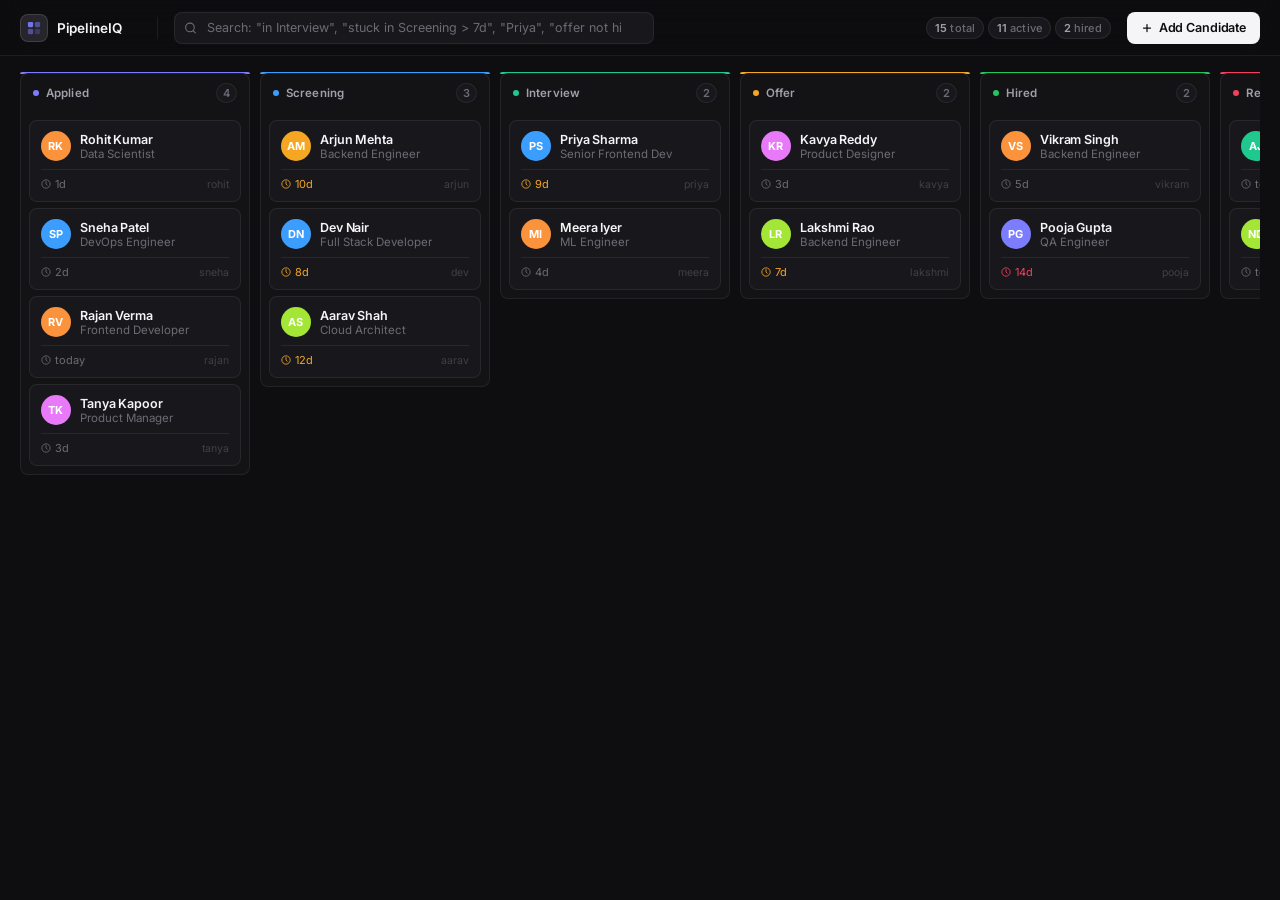
<file: index.html>
<!DOCTYPE html>
<html lang="en">
<head>
  <meta charset="UTF-8" />
  <meta name="viewport" content="width=device-width, initial-scale=1.0" />
  <title>PipelineIQ – Hiring Pipeline</title>
  <meta name="description" content="Track candidates from Applied to Hired with full audit trail and smart search." />
  <link rel="preconnect" href="https://fonts.googleapis.com" />
  <link rel="preconnect" href="https://fonts.gstatic.com" crossorigin />
  <link rel="stylesheet" href="styles.css" />
</head>
<body>

<div id="app">

  <!-- ── Navbar ─────────────────────────────────────────── -->
  <nav class="navbar">

    <div class="nav-brand">
      <div class="brand-mark">
        <svg width="14" height="14" viewBox="0 0 16 16" fill="none">
          <rect x="1" y="1" width="6" height="6" rx="1.5" fill="currentColor" opacity="0.9"/>
          <rect x="9" y="1" width="6" height="6" rx="1.5" fill="currentColor" opacity="0.5"/>
          <rect x="1" y="9" width="6" height="6" rx="1.5" fill="currentColor" opacity="0.5"/>
          <rect x="9" y="9" width="6" height="6" rx="1.5" fill="currentColor" opacity="0.25"/>
        </svg>
      </div>
      <span class="brand-name">PipelineIQ</span>
    </div>

    <div class="nav-divider"></div>

    <div class="search-wrap">
      <span class="search-icon-el">
        <svg width="13" height="13" viewBox="0 0 24 24" fill="none">
          <circle cx="11" cy="11" r="8" stroke="currentColor" stroke-width="2"/>
          <path d="m21 21-4.35-4.35" stroke="currentColor" stroke-width="2" stroke-linecap="round"/>
        </svg>
      </span>
      <input
        id="search-input"
        class="search-input"
        type="text"
        placeholder='Search: "in Interview", "stuck in Screening > 7d", "Priya", "offer not hired"…'
        autocomplete="off"
        spellcheck="false"
      />
      <button id="search-clear" class="search-clear" style="display:none" title="Clear">
        <svg width="12" height="12" viewBox="0 0 24 24" fill="none">
          <path d="M18 6 6 18M6 6l12 12" stroke="currentColor" stroke-width="2" stroke-linecap="round"/>
        </svg>
      </button>
    </div>

    <div class="nav-right">
      <div class="nav-stats" id="nav-stats"></div>
      <button class="btn-add" id="open-add-modal">
        <svg width="12" height="12" viewBox="0 0 24 24" fill="none">
          <path d="M12 5v14M5 12h14" stroke="currentColor" stroke-width="2.5" stroke-linecap="round"/>
        </svg>
        Add Candidate
      </button>
    </div>

  </nav>

  <!-- ── Search feedback ────────────────────────────────── -->
  <div id="search-feedback" class="search-feedback" style="display:none"></div>

  <!-- ── Main ───────────────────────────────────────────── -->
  <main class="main">

    <!-- Kanban board -->
    <div id="pipeline-board" class="pipeline-board"></div>

    <!-- Search results -->
    <div id="results-view" class="results-view" style="display:none">
      <div class="results-bar">
        <span id="results-label" class="results-label"></span>
        <span id="results-badge" class="results-badge"></span>
      </div>
      <div id="results-grid" class="results-grid"></div>
    </div>

  </main>

</div><!-- #app -->

<!-- ── Add Candidate Modal ────────────────────────────────── -->
<div id="add-modal" class="modal-overlay" style="display:none"
     role="dialog" aria-modal="true" aria-labelledby="add-title">
  <div class="modal">
    <div class="modal-head">
      <span class="modal-title" id="add-title">Add Candidate</span>
      <button class="modal-close" id="close-add-modal" aria-label="Close">
        <svg width="14" height="14" viewBox="0 0 24 24" fill="none">
          <path d="M18 6 6 18M6 6l12 12" stroke="currentColor" stroke-width="2" stroke-linecap="round"/>
        </svg>
      </button>
    </div>
    <form id="add-form" class="modal-form" novalidate>
      <div class="form-group">
        <label for="f-name">Full name *</label>
        <input id="f-name" type="text" placeholder="e.g. Priya Sharma" required />
        <span class="field-err" id="err-name"></span>
      </div>
      <div class="form-group">
        <label for="f-role">Role applied for *</label>
        <input id="f-role" type="text" placeholder="e.g. Senior Frontend Developer" required />
        <span class="field-err" id="err-role"></span>
      </div>
      <div class="form-group">
        <label for="f-email">Email</label>
        <input id="f-email" type="email" placeholder="priya@example.com" />
      </div>
      <div class="form-group">
        <label for="f-notes">Notes</label>
        <textarea id="f-notes" rows="3" placeholder="Initial notes about the candidate…"></textarea>
      </div>
      <div class="modal-foot">
        <button type="button" class="btn-ghost" id="cancel-add">Cancel</button>
        <button type="submit" class="btn-primary">Add to Pipeline</button>
      </div>
    </form>
  </div>
</div>

<!-- ── Candidate Detail Modal ─────────────────────────────── -->
<div id="detail-modal" class="modal-overlay" style="display:none"
     role="dialog" aria-modal="true" aria-labelledby="detail-title">
  <div class="modal modal-lg">
    <div class="modal-head">
      <div class="detail-hero">
        <div id="d-avatar" class="detail-avatar"></div>
        <div class="detail-hero-text">
          <h3 id="detail-title"></h3>
          <p id="d-role"></p>
        </div>
      </div>
      <button class="modal-close" id="close-detail-modal" aria-label="Close">
        <svg width="14" height="14" viewBox="0 0 24 24" fill="none">
          <path d="M18 6 6 18M6 6l12 12" stroke="currentColor" stroke-width="2" stroke-linecap="round"/>
        </svg>
      </button>
    </div>
    <div class="modal-body">
      <div class="detail-stage-bar">
        <div class="stage-bar-left">
          <span id="d-stage-chip" class="stage-chip-lg"></span>
          <span id="d-stage-dur"  class="stage-dur"></span>
        </div>
        <div id="d-actions" class="stage-actions"></div>
      </div>
      <div class="detail-sections">
        <div>
          <div class="section-label">Audit Trail</div>
          <div id="d-timeline" class="timeline"></div>
        </div>
        <div>
          <div class="section-label">Details</div>
          <div id="d-info" class="info-list"></div>
        </div>
      </div>
    </div>
  </div>
</div>

<!-- ── Reject Modal ───────────────────────────────────────── -->
<div id="reject-modal" class="modal-overlay" style="display:none"
     role="dialog" aria-modal="true" aria-labelledby="reject-title">
  <div class="modal modal-sm">
    <div class="modal-head">
      <span class="modal-title" id="reject-title">Reject Candidate</span>
      <button class="modal-close" id="close-reject-modal" aria-label="Close">
        <svg width="14" height="14" viewBox="0 0 24 24" fill="none">
          <path d="M18 6 6 18M6 6l12 12" stroke="currentColor" stroke-width="2" stroke-linecap="round"/>
        </svg>
      </button>
    </div>
    <div class="modal-body">
      <div class="reject-warn">
        <svg width="14" height="14" viewBox="0 0 24 24" fill="none">
          <path d="M12 9v4m0 4h.01M10.29 3.86 1.82 18a2 2 0 0 0 1.71 3h16.94a2 2 0 0 0 1.71-3L13.71 3.86a2 2 0 0 0-3.42 0z"
                stroke="currentColor" stroke-width="2" stroke-linecap="round"/>
        </svg>
        This cannot be undone. The candidate's history will be preserved.
      </div>
      <div class="form-group">
        <label for="reject-reason">Reason <span style="color:var(--t4)">(optional)</span></label>
        <textarea id="reject-reason" rows="2" placeholder="e.g. Skills mismatch, withdrew application…"></textarea>
      </div>
    </div>
    <div class="modal-foot">
      <button class="btn-ghost" id="cancel-reject">Cancel</button>
      <button class="btn-danger" id="confirm-reject">Reject Candidate</button>
    </div>
  </div>
</div>

<!-- ── Toasts ─────────────────────────────────────────────── -->
<div id="toast-wrap" class="toast-wrap" aria-live="polite"></div>

<script src="app.js"></script>
</body>
</html>
</file>
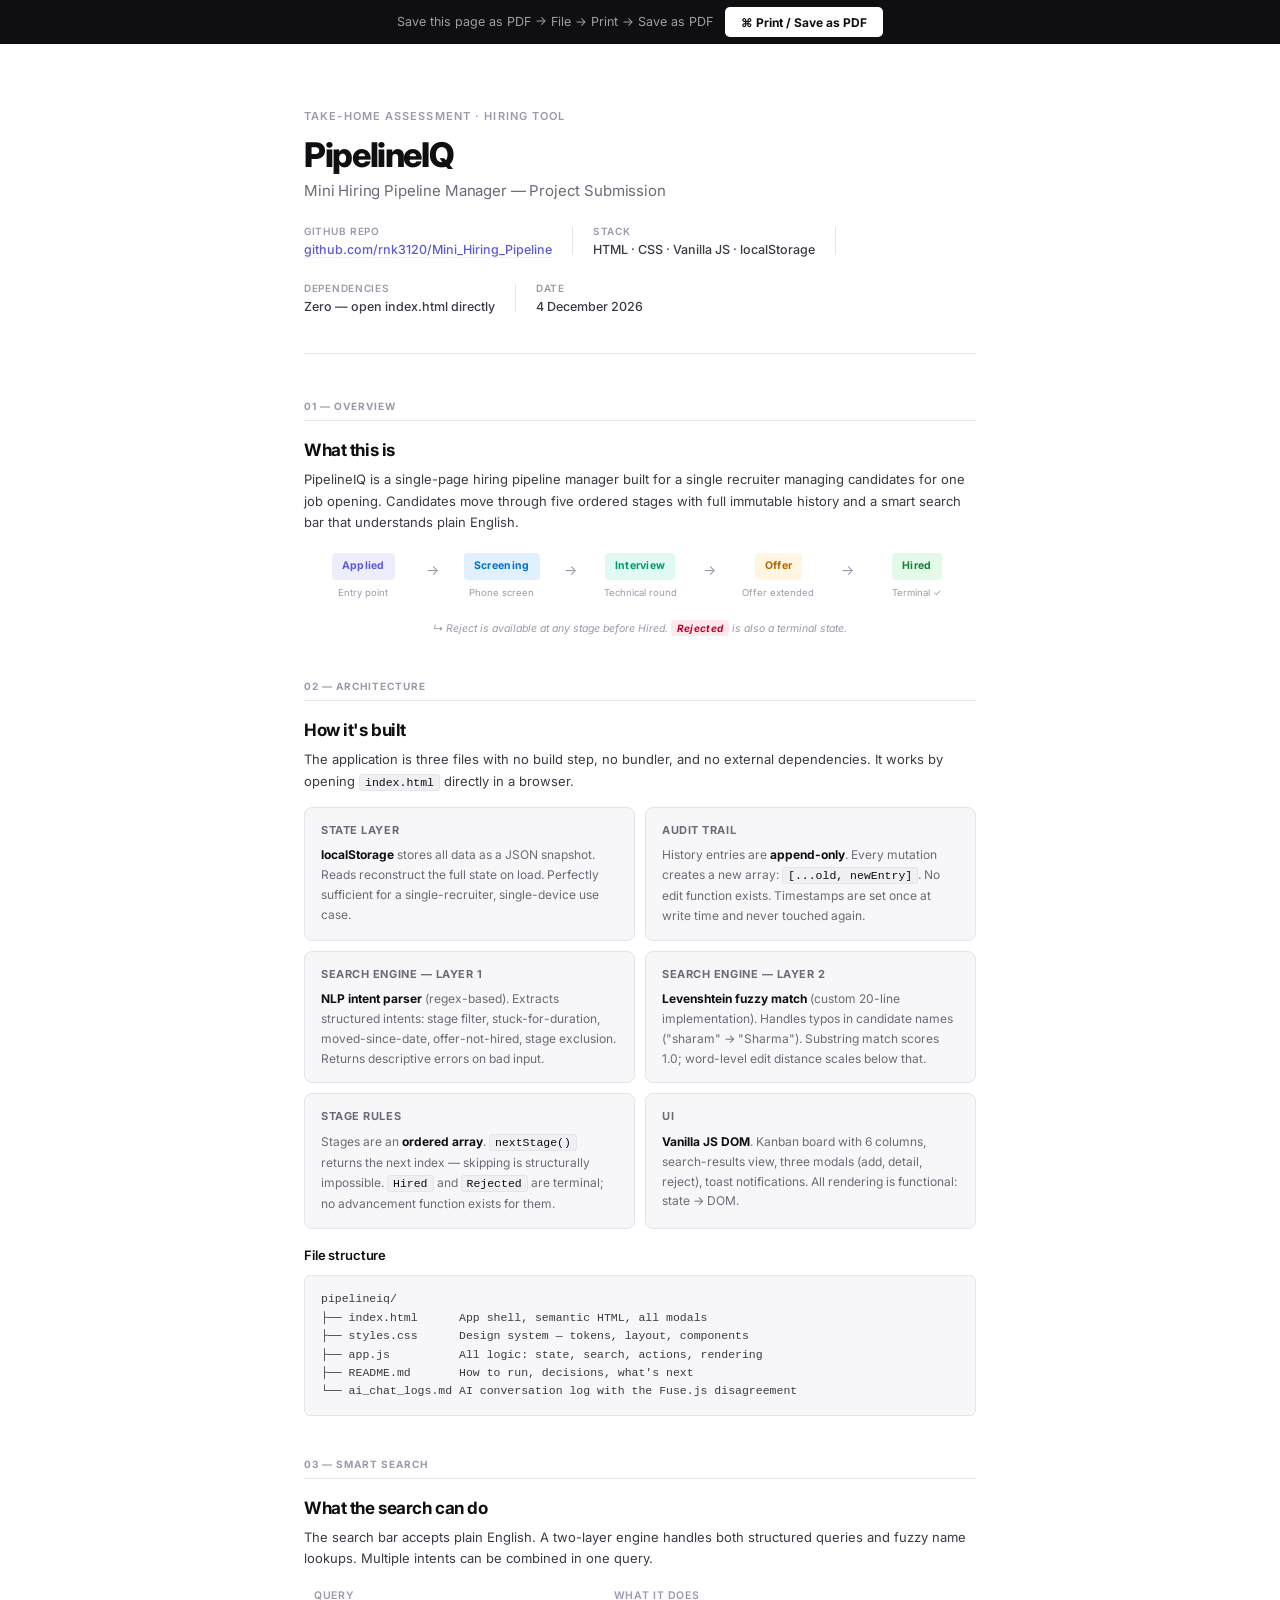
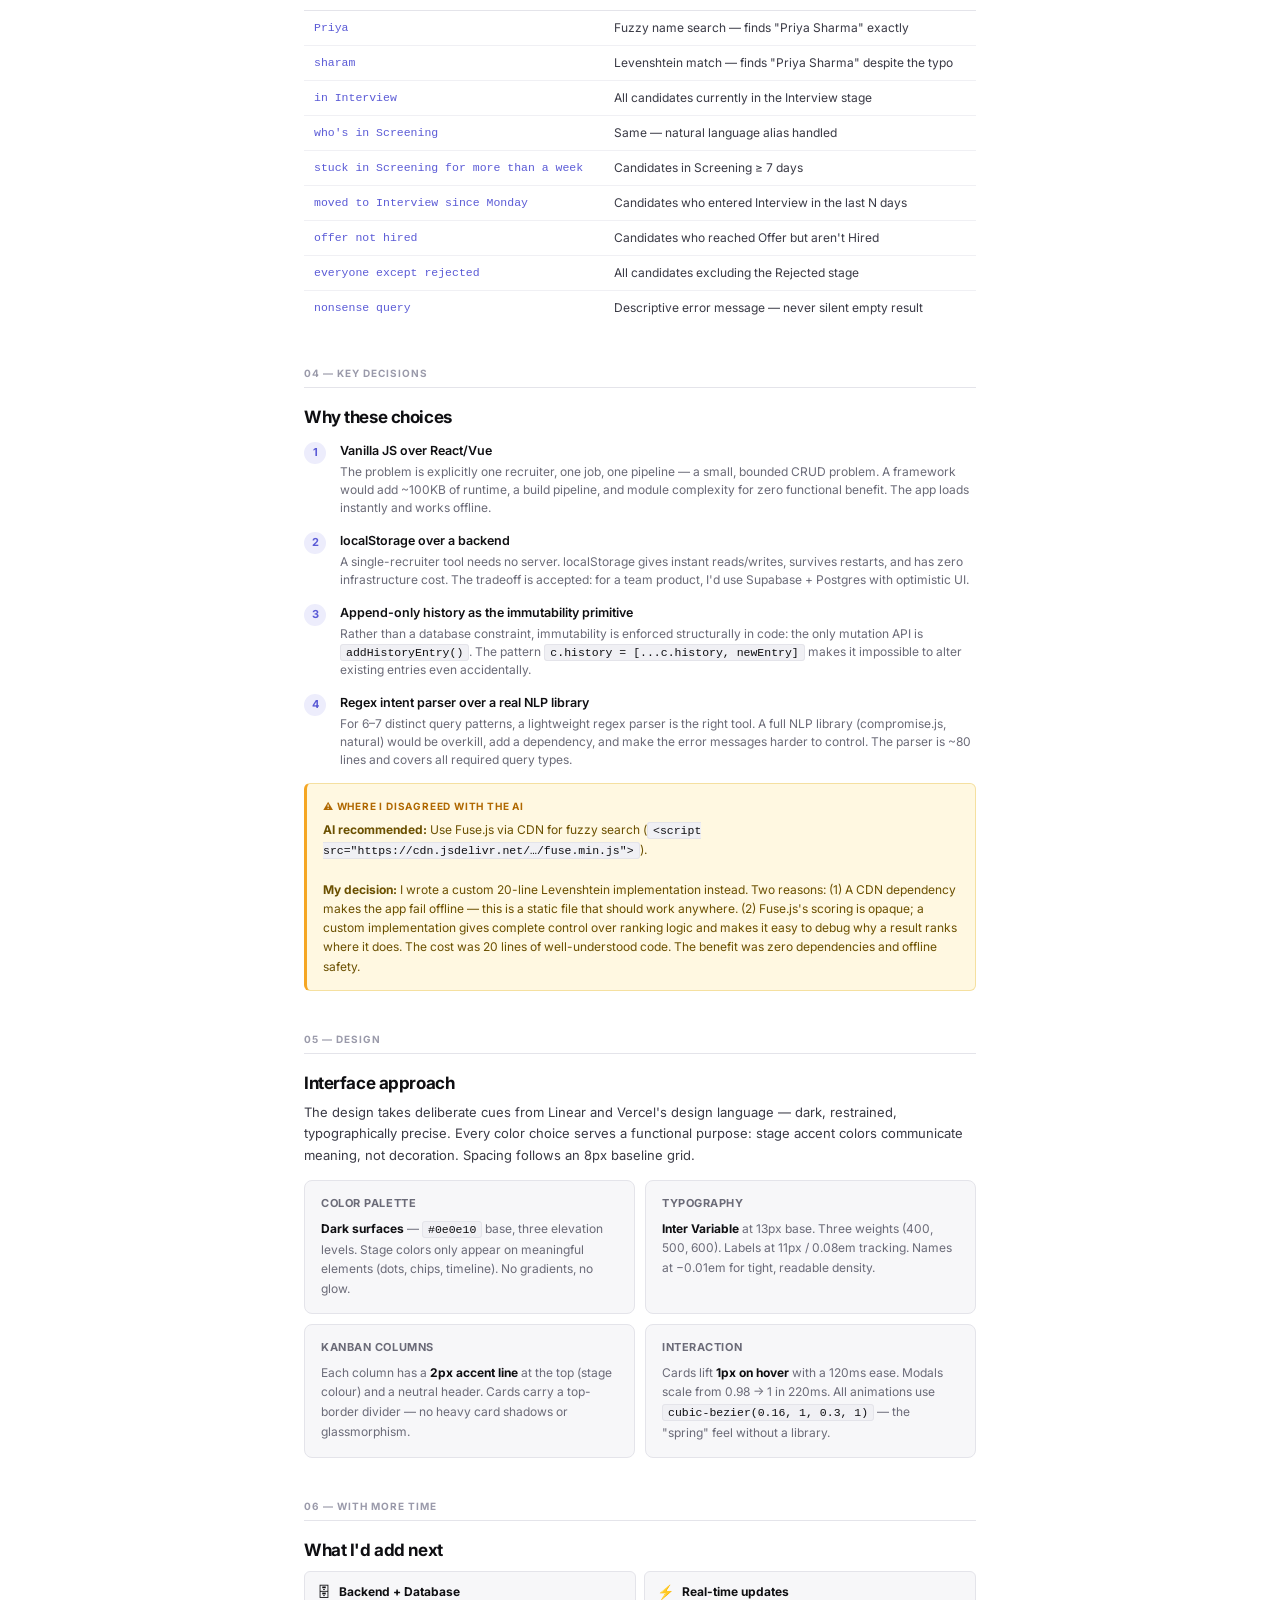
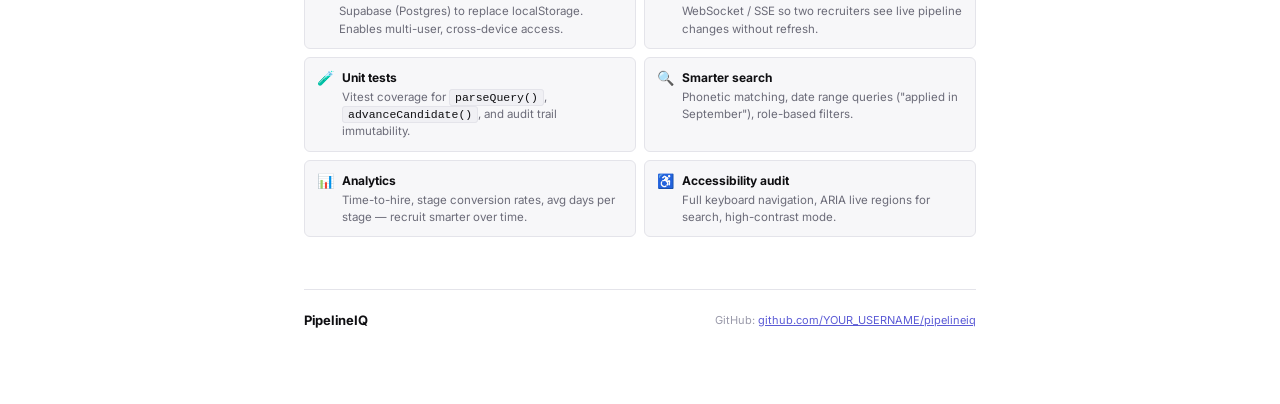
<file: submission.html>
<!DOCTYPE html>
<html lang="en">
<head>
  <meta charset="UTF-8" />
  <meta name="viewport" content="width=device-width, initial-scale=1.0" />
  <title>PipelineIQ – Project Submission</title>
  <link rel="preconnect" href="https://fonts.googleapis.com" />
  <link rel="preconnect" href="https://fonts.gstatic.com" crossorigin />
  <link href="https://fonts.googleapis.com/css2?family=Inter:ital,opsz,wght@0,14..32,300;0,14..32,400;0,14..32,500;0,14..32,600;0,14..32,700;0,14..32,800;1,14..32,400&display=swap" rel="stylesheet" />
  <style>
    /* ── Base ─────────────────────────────────────── */
    *, *::before, *::after { box-sizing: border-box; margin: 0; padding: 0; }

    :root {
      --ink:    #0f0f12;
      --ink-2:  #3a3a45;
      --ink-3:  #6b6b78;
      --ink-4:  #9a9aaa;
      --rule:   #e4e4ea;
      --rule-2: #f0f0f4;
      --bg:     #ffffff;
      --bg-2:   #f7f7f9;
      --bg-3:   #f0f0f4;
      --accent: #5b5bd6;
      --accent-bg: #ededfc;
    }

    html, body {
      font-family: 'Inter', -apple-system, sans-serif;
      font-size: 13px;
      line-height: 1.6;
      color: var(--ink);
      background: var(--bg);
      -webkit-font-smoothing: antialiased;
    }

    /* ── Page wrapper ─────────────────────────────── */
    .page {
      max-width: 800px;
      margin: 0 auto;
      padding: 64px 64px 80px;
    }

    /* ── Cover header ─────────────────────────────── */
    .cover {
      border-bottom: 1px solid var(--rule);
      padding-bottom: 36px;
      margin-bottom: 44px;
      display: flex;
      flex-direction: column;
      gap: 0;
    }

    .cover-tag {
      font-size: 11px;
      font-weight: 600;
      letter-spacing: 0.1em;
      text-transform: uppercase;
      color: var(--ink-4);
      margin-bottom: 10px;
    }

    .cover-title {
      font-size: 34px;
      font-weight: 800;
      letter-spacing: -0.04em;
      line-height: 1.1;
      color: var(--ink);
      margin-bottom: 6px;
    }

    .cover-sub {
      font-size: 15px;
      font-weight: 400;
      color: var(--ink-3);
      letter-spacing: -0.01em;
      margin-bottom: 20px;
    }

    .cover-meta {
      display: flex;
      align-items: center;
      gap: 20px;
      flex-wrap: wrap;
    }

    .meta-item {
      display: flex;
      flex-direction: column;
      gap: 1px;
    }

    .meta-key {
      font-size: 10px;
      font-weight: 600;
      letter-spacing: 0.07em;
      text-transform: uppercase;
      color: var(--ink-4);
    }

    .meta-val {
      font-size: 12.5px;
      font-weight: 500;
      color: var(--ink-2);
    }

    .meta-val a {
      color: var(--accent);
      text-decoration: none;
      border-bottom: 1px solid var(--accent-bg);
    }

    .meta-sep {
      width: 1px;
      height: 28px;
      background: var(--rule);
      align-self: center;
    }

    /* ── Section ──────────────────────────────────── */
    .section {
      margin-bottom: 40px;
    }

    .section-label {
      font-size: 10px;
      font-weight: 700;
      letter-spacing: 0.1em;
      text-transform: uppercase;
      color: var(--ink-4);
      border-bottom: 1px solid var(--rule);
      padding-bottom: 6px;
      margin-bottom: 18px;
    }

    h2 {
      font-size: 17px;
      font-weight: 700;
      letter-spacing: -0.025em;
      color: var(--ink);
      margin-bottom: 8px;
      line-height: 1.3;
    }

    h3 {
      font-size: 13px;
      font-weight: 600;
      letter-spacing: -0.01em;
      color: var(--ink);
      margin-bottom: 5px;
      margin-top: 16px;
    }
    h3:first-child { margin-top: 0; }

    p {
      font-size: 13px;
      color: var(--ink-2);
      margin-bottom: 10px;
      line-height: 1.65;
    }
    p:last-child { margin-bottom: 0; }

    /* ── Pipeline flow diagram ────────────────────── */
    .pipeline-flow {
      display: flex;
      align-items: center;
      gap: 0;
      margin: 20px 0;
      flex-wrap: nowrap;
    }

    .stage-node {
      display: flex;
      flex-direction: column;
      align-items: center;
      gap: 5px;
      flex: 1;
    }

    .stage-pill {
      font-size: 10.5px;
      font-weight: 700;
      letter-spacing: 0.03em;
      padding: 5px 10px;
      border-radius: 4px;
      white-space: nowrap;
    }

    .stage-pill.applied    { background: #ededfc; color: #5b5bd6; }
    .stage-pill.screening  { background: #e0f0ff; color: #0070cc; }
    .stage-pill.interview  { background: #e0faf3; color: #009966; }
    .stage-pill.offer      { background: #fff5e0; color: #b06800; }
    .stage-pill.hired      { background: #e4fae8; color: #1a7f37; }
    .stage-pill.rejected   { background: #fde8ec; color: #c0002a; }

    .stage-note {
      font-size: 9.5px;
      color: var(--ink-4);
      text-align: center;
    }

    .flow-arrow {
      width: 20px;
      flex-shrink: 0;
      display: flex;
      align-items: center;
      justify-content: center;
      color: var(--ink-4);
      font-size: 14px;
      padding-bottom: 14px;
    }

    .reject-note {
      text-align: center;
      font-size: 10.5px;
      color: var(--ink-4);
      margin-top: 6px;
      font-style: italic;
    }

    /* ── Architecture diagram ─────────────────────── */
    .arch-grid {
      display: grid;
      grid-template-columns: 1fr 1fr;
      gap: 10px;
      margin: 14px 0;
    }

    .arch-card {
      background: var(--bg-2);
      border: 1px solid var(--rule);
      border-radius: 8px;
      padding: 14px 16px;
    }

    .arch-card-title {
      font-size: 11px;
      font-weight: 700;
      letter-spacing: 0.05em;
      text-transform: uppercase;
      color: var(--ink-3);
      margin-bottom: 6px;
    }

    .arch-card p {
      font-size: 12px;
      color: var(--ink-3);
      margin: 0;
    }

    .arch-card strong {
      color: var(--ink);
    }

    /* ── Code block ───────────────────────────────── */
    pre {
      background: var(--bg-2);
      border: 1px solid var(--rule);
      border-radius: 6px;
      padding: 14px 16px;
      font-family: 'SF Mono', 'Consolas', 'Menlo', monospace;
      font-size: 11.5px;
      color: var(--ink-2);
      overflow: hidden;
      margin: 10px 0;
      line-height: 1.6;
      white-space: pre-wrap;
    }

    code {
      font-family: 'SF Mono', 'Consolas', 'Menlo', monospace;
      font-size: 11.5px;
      background: var(--bg-3);
      border: 1px solid var(--rule);
      border-radius: 3px;
      padding: 1px 5px;
      color: var(--ink);
    }

    /* ── Search examples table ────────────────────── */
    .search-table {
      width: 100%;
      border-collapse: collapse;
      font-size: 12px;
      margin: 12px 0;
    }

    .search-table th {
      text-align: left;
      font-size: 10.5px;
      font-weight: 600;
      letter-spacing: 0.06em;
      text-transform: uppercase;
      color: var(--ink-4);
      padding: 6px 10px;
      border-bottom: 1px solid var(--rule);
    }

    .search-table td {
      padding: 8px 10px;
      border-bottom: 1px solid var(--rule-2);
      vertical-align: top;
      line-height: 1.5;
    }

    .search-table tr:last-child td {
      border-bottom: none;
    }

    .search-table td:first-child {
      font-family: 'SF Mono', 'Consolas', monospace;
      font-size: 11.5px;
      color: var(--accent);
      white-space: nowrap;
    }

    .search-table td:last-child {
      color: var(--ink-2);
    }

    /* ── Decision list ────────────────────────────── */
    .decision-list {
      display: flex;
      flex-direction: column;
      gap: 14px;
      margin: 12px 0;
    }

    .decision {
      display: flex;
      gap: 14px;
      align-items: flex-start;
    }

    .decision-num {
      font-size: 11px;
      font-weight: 700;
      color: var(--accent);
      background: var(--accent-bg);
      width: 22px;
      height: 22px;
      border-radius: 50%;
      display: flex;
      align-items: center;
      justify-content: center;
      flex-shrink: 0;
      margin-top: 1px;
    }

    .decision-body {}

    .decision-body strong {
      font-size: 12.5px;
      font-weight: 600;
      color: var(--ink);
      display: block;
      margin-bottom: 2px;
    }

    .decision-body p {
      font-size: 12px;
      color: var(--ink-3);
      margin: 0;
      line-height: 1.5;
    }

    /* ── Disagreement box ─────────────────────────── */
    .disagreement-box {
      background: #fff8e1;
      border: 1px solid #f5e0a0;
      border-left: 3px solid #f5a623;
      border-radius: 6px;
      padding: 14px 16px;
      margin: 14px 0;
    }

    .disagreement-box .tag {
      font-size: 10px;
      font-weight: 700;
      letter-spacing: 0.08em;
      text-transform: uppercase;
      color: #b06800;
      margin-bottom: 6px;
    }

    .disagreement-box p {
      font-size: 12px;
      color: #6b5000;
      margin: 0;
      line-height: 1.6;
    }

    /* ── What next section ────────────────────────── */
    .next-grid {
      display: grid;
      grid-template-columns: 1fr 1fr;
      gap: 8px;
      margin: 10px 0;
    }

    .next-item {
      display: flex;
      gap: 8px;
      align-items: flex-start;
      padding: 10px 12px;
      background: var(--bg-2);
      border: 1px solid var(--rule);
      border-radius: 6px;
    }

    .next-icon {
      font-size: 14px;
      flex-shrink: 0;
      line-height: 1.4;
    }

    .next-item p {
      font-size: 11.5px;
      color: var(--ink-3);
      margin: 0;
      line-height: 1.5;
    }

    .next-item strong {
      color: var(--ink);
      font-size: 12px;
      display: block;
      margin-bottom: 2px;
    }

    /* ── Footer ───────────────────────────────────── */
    .footer {
      margin-top: 52px;
      padding-top: 20px;
      border-top: 1px solid var(--rule);
      display: flex;
      justify-content: space-between;
      align-items: center;
    }

    .footer-brand {
      font-size: 13px;
      font-weight: 700;
      letter-spacing: -0.02em;
      color: var(--ink);
    }

    .footer-note {
      font-size: 11px;
      color: var(--ink-4);
    }

    /* ── Print settings ───────────────────────────── */
    @media print {
      html, body { background: white; }
      .page { padding: 40px 52px 60px; }
      .no-print { display: none; }
      a { color: var(--accent) !important; }
      @page {
        size: A4;
        margin: 0;
      }
    }

    /* ── Print button (screen only) ───────────────── */
    .print-bar {
      position: fixed;
      top: 0;
      left: 0;
      right: 0;
      height: 44px;
      background: var(--ink);
      display: flex;
      align-items: center;
      justify-content: center;
      gap: 12px;
      z-index: 999;
    }

    .print-bar span {
      font-size: 12.5px;
      color: rgba(255,255,255,0.6);
    }

    .print-btn {
      height: 30px;
      padding: 0 16px;
      background: white;
      color: var(--ink);
      border-radius: 5px;
      font-size: 12px;
      font-weight: 700;
      font-family: 'Inter', sans-serif;
      cursor: pointer;
      border: none;
      transition: opacity 0.15s;
    }
    .print-btn:hover { opacity: 0.85; }

    @media print {
      .print-bar { display: none; }
      body { margin-top: 0; }
    }

    body { margin-top: 44px; }
  </style>
</head>
<body>

<!-- Print bar (hidden in print) -->
<div class="print-bar no-print">
  <span>Save this page as PDF → File → Print → Save as PDF</span>
  <button class="print-btn" onclick="window.print()">⌘ Print / Save as PDF</button>
</div>

<div class="page">

  <!-- ── Cover ──────────────────────────────────────── -->
  <div class="cover">
    <div class="cover-tag">Take-home Assessment · Hiring Tool</div>
    <div class="cover-title">PipelineIQ</div>
    <div class="cover-sub">Mini Hiring Pipeline Manager — Project Submission</div>
    <div class="cover-meta">
      <div class="meta-item">
        <span class="meta-key">GitHub Repo</span>
        <span class="meta-val"><a href="https://github.com/rnk3120/Mini_Hiring_Pipeline" id="gh-link">github.com/rnk3120/Mini_Hiring_Pipeline</a></span>
      </div>
      <div class="meta-sep"></div>
      <div class="meta-item">
        <span class="meta-key">Stack</span>
        <span class="meta-val">HTML · CSS · Vanilla JS · localStorage</span>
      </div>
      <div class="meta-sep"></div>
      <div class="meta-item">
        <span class="meta-key">Dependencies</span>
        <span class="meta-val">Zero — open index.html directly</span>
      </div>
      <div class="meta-sep"></div>
      <div class="meta-item">
        <span class="meta-key">Date</span>
        <span class="meta-val" id="doc-date"></span>
      </div>
    </div>
  </div>

  <!-- ── 1. Problem → Solution ──────────────────────── -->
  <div class="section">
    <div class="section-label">01 — Overview</div>
    <h2>What this is</h2>
    <p>
      PipelineIQ is a single-page hiring pipeline manager built for a single recruiter managing
      candidates for one job opening. Candidates move through five ordered stages with full
      immutable history and a smart search bar that understands plain English.
    </p>

    <!-- Pipeline flow -->
    <div class="pipeline-flow">
      <div class="stage-node">
        <div class="stage-pill applied">Applied</div>
        <div class="stage-note">Entry point</div>
      </div>
      <div class="flow-arrow">→</div>
      <div class="stage-node">
        <div class="stage-pill screening">Screening</div>
        <div class="stage-note">Phone screen</div>
      </div>
      <div class="flow-arrow">→</div>
      <div class="stage-node">
        <div class="stage-pill interview">Interview</div>
        <div class="stage-note">Technical round</div>
      </div>
      <div class="flow-arrow">→</div>
      <div class="stage-node">
        <div class="stage-pill offer">Offer</div>
        <div class="stage-note">Offer extended</div>
      </div>
      <div class="flow-arrow">→</div>
      <div class="stage-node">
        <div class="stage-pill hired">Hired</div>
        <div class="stage-note">Terminal ✓</div>
      </div>
    </div>
    <div class="reject-note">
      ↳ Reject is available at any stage before Hired.
      <span class="stage-pill rejected" style="display:inline;padding:2px 6px;font-size:10px;">Rejected</span>
      is also a terminal state.
    </div>
  </div>

  <!-- ── 2. Architecture ────────────────────────────── -->
  <div class="section">
    <div class="section-label">02 — Architecture</div>
    <h2>How it's built</h2>
    <p>
      The application is three files with no build step, no bundler, and no external dependencies.
      It works by opening <code>index.html</code> directly in a browser.
    </p>

    <div class="arch-grid">
      <div class="arch-card">
        <div class="arch-card-title">State Layer</div>
        <p><strong>localStorage</strong> stores all data as a JSON snapshot. Reads reconstruct the full state on load. Perfectly sufficient for a single-recruiter, single-device use case.</p>
      </div>
      <div class="arch-card">
        <div class="arch-card-title">Audit Trail</div>
        <p>History entries are <strong>append-only</strong>. Every mutation creates a new array: <code>[...old, newEntry]</code>. No edit function exists. Timestamps are set once at write time and never touched again.</p>
      </div>
      <div class="arch-card">
        <div class="arch-card-title">Search Engine — Layer 1</div>
        <p><strong>NLP intent parser</strong> (regex-based). Extracts structured intents: stage filter, stuck-for-duration, moved-since-date, offer-not-hired, stage exclusion. Returns descriptive errors on bad input.</p>
      </div>
      <div class="arch-card">
        <div class="arch-card-title">Search Engine — Layer 2</div>
        <p><strong>Levenshtein fuzzy match</strong> (custom 20-line implementation). Handles typos in candidate names ("sharam" → "Sharma"). Substring match scores 1.0; word-level edit distance scales below that.</p>
      </div>
      <div class="arch-card">
        <div class="arch-card-title">Stage Rules</div>
        <p>Stages are an <strong>ordered array</strong>. <code>nextStage()</code> returns the next index — skipping is structurally impossible. <code>Hired</code> and <code>Rejected</code> are terminal; no advancement function exists for them.</p>
      </div>
      <div class="arch-card">
        <div class="arch-card-title">UI</div>
        <p><strong>Vanilla JS DOM</strong>. Kanban board with 6 columns, search-results view, three modals (add, detail, reject), toast notifications. All rendering is functional: state → DOM.</p>
      </div>
    </div>

    <h3>File structure</h3>
    <pre>pipelineiq/
├── index.html      App shell, semantic HTML, all modals
├── styles.css      Design system — tokens, layout, components
├── app.js          All logic: state, search, actions, rendering
├── README.md       How to run, decisions, what's next
└── ai_chat_logs.md AI conversation log with the Fuse.js disagreement</pre>
  </div>

  <!-- ── 3. Search ───────────────────────────────────── -->
  <div class="section">
    <div class="section-label">03 — Smart Search</div>
    <h2>What the search can do</h2>
    <p>
      The search bar accepts plain English. A two-layer engine handles both structured queries
      and fuzzy name lookups. Multiple intents can be combined in one query.
    </p>

    <table class="search-table">
      <thead>
        <tr>
          <th>Query</th>
          <th>What it does</th>
        </tr>
      </thead>
      <tbody>
        <tr><td>Priya</td><td>Fuzzy name search — finds "Priya Sharma" exactly</td></tr>
        <tr><td>sharam</td><td>Levenshtein match — finds "Priya Sharma" despite the typo</td></tr>
        <tr><td>in Interview</td><td>All candidates currently in the Interview stage</td></tr>
        <tr><td>who's in Screening</td><td>Same — natural language alias handled</td></tr>
        <tr><td>stuck in Screening for more than a week</td><td>Candidates in Screening ≥ 7 days</td></tr>
        <tr><td>moved to Interview since Monday</td><td>Candidates who entered Interview in the last N days</td></tr>
        <tr><td>offer not hired</td><td>Candidates who reached Offer but aren't Hired</td></tr>
        <tr><td>everyone except rejected</td><td>All candidates excluding the Rejected stage</td></tr>
        <tr><td>nonsense query</td><td>Descriptive error message — never silent empty result</td></tr>
      </tbody>
    </table>
  </div>

  <!-- ── 4. Key decisions ───────────────────────────── -->
  <div class="section">
    <div class="section-label">04 — Key Decisions</div>
    <h2>Why these choices</h2>

    <div class="decision-list">
      <div class="decision">
        <div class="decision-num">1</div>
        <div class="decision-body">
          <strong>Vanilla JS over React/Vue</strong>
          <p>
            The problem is explicitly one recruiter, one job, one pipeline — a small, bounded CRUD problem.
            A framework would add ~100KB of runtime, a build pipeline, and module complexity for zero functional benefit.
            The app loads instantly and works offline.
          </p>
        </div>
      </div>
      <div class="decision">
        <div class="decision-num">2</div>
        <div class="decision-body">
          <strong>localStorage over a backend</strong>
          <p>
            A single-recruiter tool needs no server. localStorage gives instant reads/writes,
            survives restarts, and has zero infrastructure cost. The tradeoff is accepted:
            for a team product, I'd use Supabase + Postgres with optimistic UI.
          </p>
        </div>
      </div>
      <div class="decision">
        <div class="decision-num">3</div>
        <div class="decision-body">
          <strong>Append-only history as the immutability primitive</strong>
          <p>
            Rather than a database constraint, immutability is enforced structurally in code:
            the only mutation API is <code>addHistoryEntry()</code>. The pattern
            <code>c.history = [...c.history, newEntry]</code> makes it impossible to alter
            existing entries even accidentally.
          </p>
        </div>
      </div>
      <div class="decision">
        <div class="decision-num">4</div>
        <div class="decision-body">
          <strong>Regex intent parser over a real NLP library</strong>
          <p>
            For 6–7 distinct query patterns, a lightweight regex parser is the right tool.
            A full NLP library (compromise.js, natural) would be overkill, add a dependency,
            and make the error messages harder to control. The parser is ~80 lines and covers
            all required query types.
          </p>
        </div>
      </div>
    </div>

    <!-- AI Disagreement -->
    <div class="disagreement-box">
      <div class="tag">⚠ Where I disagreed with the AI</div>
      <p>
        <strong>AI recommended:</strong> Use Fuse.js via CDN for fuzzy search
        (<code>&lt;script src="https://cdn.jsdelivr.net/…/fuse.min.js"&gt;</code>).<br/><br/>
        <strong>My decision:</strong> I wrote a custom 20-line Levenshtein implementation instead. Two reasons:
        (1) A CDN dependency makes the app fail offline — this is a static file that should work anywhere.
        (2) Fuse.js's scoring is opaque; a custom implementation gives complete control over ranking logic
        and makes it easy to debug why a result ranks where it does.
        The cost was 20 lines of well-understood code. The benefit was zero dependencies and offline safety.
      </p>
    </div>
  </div>

  <!-- ── 5. Design ──────────────────────────────────── -->
  <div class="section">
    <div class="section-label">05 — Design</div>
    <h2>Interface approach</h2>
    <p>
      The design takes deliberate cues from Linear and Vercel's design language —
      dark, restrained, typographically precise. Every color choice serves a functional purpose:
      stage accent colors communicate meaning, not decoration. Spacing follows an 8px baseline grid.
    </p>
    <div class="arch-grid">
      <div class="arch-card">
        <div class="arch-card-title">Color palette</div>
        <p><strong>Dark surfaces</strong> — <code>#0e0e10</code> base, three elevation levels.
        Stage colors only appear on meaningful elements (dots, chips, timeline). No gradients, no glow.</p>
      </div>
      <div class="arch-card">
        <div class="arch-card-title">Typography</div>
        <p><strong>Inter Variable</strong> at 13px base. Three weights (400, 500, 600).
        Labels at 11px / 0.08em tracking. Names at −0.01em for tight, readable density.</p>
      </div>
      <div class="arch-card">
        <div class="arch-card-title">Kanban columns</div>
        <p>Each column has a <strong>2px accent line</strong> at the top (stage colour) and a neutral header.
        Cards carry a top-border divider — no heavy card shadows or glassmorphism.</p>
      </div>
      <div class="arch-card">
        <div class="arch-card-title">Interaction</div>
        <p>Cards lift <strong>1px on hover</strong> with a 120ms ease. Modals scale from 0.98 → 1 in 220ms.
        All animations use <code>cubic-bezier(0.16, 1, 0.3, 1)</code> — the "spring" feel without a library.</p>
      </div>
    </div>
  </div>

  <!-- ── 6. What's next ─────────────────────────────── -->
  <div class="section">
    <div class="section-label">06 — With more time</div>
    <h2>What I'd add next</h2>
    <div class="next-grid">
      <div class="next-item">
        <div class="next-icon">🗄</div>
        <div>
          <strong>Backend + Database</strong>
          <p>Supabase (Postgres) to replace localStorage. Enables multi-user, cross-device access.</p>
        </div>
      </div>
      <div class="next-item">
        <div class="next-icon">⚡</div>
        <div>
          <strong>Real-time updates</strong>
          <p>WebSocket / SSE so two recruiters see live pipeline changes without refresh.</p>
        </div>
      </div>
      <div class="next-item">
        <div class="next-icon">🧪</div>
        <div>
          <strong>Unit tests</strong>
          <p>Vitest coverage for <code>parseQuery()</code>, <code>advanceCandidate()</code>, and audit trail immutability.</p>
        </div>
      </div>
      <div class="next-item">
        <div class="next-icon">🔍</div>
        <div>
          <strong>Smarter search</strong>
          <p>Phonetic matching, date range queries ("applied in September"), role-based filters.</p>
        </div>
      </div>
      <div class="next-item">
        <div class="next-icon">📊</div>
        <div>
          <strong>Analytics</strong>
          <p>Time-to-hire, stage conversion rates, avg days per stage — recruit smarter over time.</p>
        </div>
      </div>
      <div class="next-item">
        <div class="next-icon">♿</div>
        <div>
          <strong>Accessibility audit</strong>
          <p>Full keyboard navigation, ARIA live regions for search, high-contrast mode.</p>
        </div>
      </div>
    </div>
  </div>

  <!-- ── Footer ─────────────────────────────────────── -->
  <div class="footer">
    <div class="footer-brand">PipelineIQ</div>
    <div class="footer-note">
      GitHub: <a id="gh-link-footer" href="https://github.com/YOUR_USERNAME/pipelineiq" style="color:var(--accent)">github.com/YOUR_USERNAME/pipelineiq</a>
    </div>
  </div>

</div><!-- .page -->

<script>
  // Auto-fill today's date
  document.getElementById('doc-date').textContent = new Date().toLocaleDateString('en-IN', {
    day: 'numeric', month: 'long', year: 'numeric'
  });
</script>

</body>
</html>
</file>
<file: styles.css>
/* ============================================================
   PipelineIQ — styles.css
   Design philosophy: Linear.app meets Vercel — purposeful,
   restrained, typographically precise. Every pixel justified.
   ============================================================ */

@import url('https://fonts.googleapis.com/css2?family=Inter:ital,opsz,wght@0,14..32,300;0,14..32,400;0,14..32,500;0,14..32,600;0,14..32,700;1,14..32,400&display=swap');

/* ── Tokens ─────────────────────────────────────────────── */
:root {
  /* Surfaces */
  --bg:          #0e0e10;
  --bg-2:        #131316;
  --bg-3:        #18181c;
  --bg-4:        #1e1e23;
  --bg-5:        #25252b;

  /* Borders */
  --line:        rgba(255,255,255,0.07);
  --line-2:      rgba(255,255,255,0.12);

  /* Text */
  --t1:  #f5f5f7;
  --t2:  #a0a0ab;
  --t3:  #6b6b76;
  --t4:  #3f3f47;

  /* Stage accents — intentionally desaturated except for functional meaning */
  --c-applied:    #7c7cff;
  --c-screening:  #3b9eff;
  --c-interview:  #1fc98e;
  --c-offer:      #f5a623;
  --c-hired:      #22c55e;
  --c-rejected:   #f43f5e;

  /* Semantic */
  --accent:      #7c7cff;
  --accent-dim:  rgba(124,124,255,0.12);
  --danger:      #f43f5e;
  --danger-dim:  rgba(244,63,94,0.1);
  --success:     #22c55e;

  /* Typography */
  --font: 'Inter', -apple-system, BlinkMacSystemFont, 'Segoe UI', sans-serif;

  /* Layout */
  --nav-h: 56px;
  --r1: 4px;
  --r2: 8px;
  --r3: 12px;

  /* Transitions */
  --ease: cubic-bezier(0.16, 1, 0.3, 1);
}

/* ── Reset ───────────────────────────────────────────────── */
*, *::before, *::after { box-sizing: border-box; margin: 0; padding: 0; }

html {
  font-size: 13px;
  -webkit-font-smoothing: antialiased;
  -moz-osx-font-smoothing: grayscale;
  text-rendering: optimizeLegibility;
}

body {
  font-family: var(--font);
  background: var(--bg);
  color: var(--t1);
  min-height: 100vh;
  overflow-x: hidden;
}

button { cursor: pointer; border: none; background: none; font-family: inherit; }
input, textarea { font-family: inherit; color: var(--t1); }
a { color: inherit; text-decoration: none; }

/* ── Scrollbars ──────────────────────────────────────────── */
::-webkit-scrollbar { width: 5px; height: 5px; }
::-webkit-scrollbar-track { background: transparent; }
::-webkit-scrollbar-thumb { background: var(--bg-5); border-radius: 99px; }

/* ── Navbar ──────────────────────────────────────────────── */
.navbar {
  position: sticky;
  top: 0;
  z-index: 100;
  height: var(--nav-h);
  display: flex;
  align-items: center;
  gap: 0;
  background: rgba(14,14,16,0.85);
  backdrop-filter: blur(20px) saturate(1.4);
  border-bottom: 1px solid var(--line);
  padding: 0 20px;
}

/* Brand */
.nav-brand {
  display: flex;
  align-items: center;
  gap: 9px;
  margin-right: 20px;
  flex-shrink: 0;
  user-select: none;
}

.brand-mark {
  width: 28px;
  height: 28px;
  border-radius: var(--r2);
  background: var(--bg-5);
  border: 1px solid var(--line-2);
  display: flex;
  align-items: center;
  justify-content: center;
  color: var(--accent);
}

.brand-name {
  font-size: 13.5px;
  font-weight: 600;
  letter-spacing: -0.02em;
  color: var(--t1);
}

/* Divider */
.nav-divider {
  width: 1px;
  height: 22px;
  background: var(--line);
  margin: 0 16px;
  flex-shrink: 0;
}

/* Search */
.search-wrap {
  flex: 1;
  max-width: 480px;
  position: relative;
}

.search-icon-el {
  position: absolute;
  left: 10px;
  top: 50%;
  transform: translateY(-50%);
  color: var(--t3);
  display: flex;
  pointer-events: none;
}

.search-input {
  width: 100%;
  height: 32px;
  padding: 0 32px 0 32px;
  background: var(--bg-3);
  border: 1px solid var(--line);
  border-radius: var(--r2);
  font-size: 12.5px;
  color: var(--t1);
  outline: none;
  transition: border-color 0.15s, background 0.15s, box-shadow 0.15s;
}

.search-input::placeholder { color: var(--t3); }

.search-input:focus {
  background: var(--bg-4);
  border-color: var(--line-2);
  box-shadow: 0 0 0 3px rgba(124,124,255,0.1);
}

.search-clear {
  position: absolute;
  right: 8px;
  top: 50%;
  transform: translateY(-50%);
  color: var(--t3);
  display: flex;
  align-items: center;
  padding: 2px;
  border-radius: var(--r1);
  transition: color 0.15s, background 0.15s;
}
.search-clear:hover { color: var(--t2); background: var(--bg-5); }

/* Nav right */
.nav-right {
  margin-left: auto;
  display: flex;
  align-items: center;
  gap: 8px;
}

.nav-stats {
  display: flex;
  align-items: center;
  gap: 4px;
  margin-right: 8px;
}

.stat-pill {
  font-size: 11px;
  font-weight: 500;
  color: var(--t3);
  padding: 3px 8px;
  background: var(--bg-3);
  border: 1px solid var(--line);
  border-radius: 99px;
  white-space: nowrap;
  letter-spacing: 0.01em;
}

.stat-pill span {
  color: var(--t2);
  font-weight: 600;
  margin-right: 3px;
}

.btn-add {
  height: 32px;
  padding: 0 14px;
  background: var(--t1);
  color: var(--bg);
  border-radius: var(--r2);
  font-size: 12.5px;
  font-weight: 600;
  display: flex;
  align-items: center;
  gap: 6px;
  letter-spacing: -0.01em;
  transition: opacity 0.15s, transform 0.15s;
  white-space: nowrap;
}
.btn-add:hover { opacity: 0.9; transform: translateY(-1px); }
.btn-add:active { transform: translateY(0); opacity: 1; }

/* ── Search feedback ─────────────────────────────────────── */
.search-feedback {
  margin: 10px 20px 0;
  padding: 9px 14px;
  border-radius: var(--r2);
  font-size: 12px;
  display: flex;
  align-items: flex-start;
  gap: 8px;
  line-height: 1.5;
  animation: slideDown 0.18s var(--ease);
}
.search-feedback.error {
  background: var(--danger-dim);
  border: 1px solid rgba(244,63,94,0.18);
  color: #fb7185;
}
.search-feedback.warning {
  background: rgba(245,166,35,0.08);
  border: 1px solid rgba(245,166,35,0.18);
  color: #fbbf24;
}
.search-feedback svg { flex-shrink: 0; margin-top: 1px; }

/* ── Main / Board ────────────────────────────────────────── */
.main {
  padding: 16px 20px 40px;
  height: calc(100vh - var(--nav-h));
  display: flex;
  flex-direction: column;
  gap: 12px;
}

.board-header {
  display: flex;
  align-items: center;
  justify-content: space-between;
  flex-shrink: 0;
}

.board-title {
  font-size: 12px;
  font-weight: 500;
  color: var(--t3);
  letter-spacing: 0.02em;
  text-transform: uppercase;
}

.pipeline-board {
  display: flex;
  gap: 10px;
  overflow-x: auto;
  flex: 1;
  align-items: flex-start;
  padding-bottom: 12px;
}

/* ── Stage columns ───────────────────────────────────────── */
.stage-col {
  flex: 0 0 230px;
  display: flex;
  flex-direction: column;
  gap: 0;
  min-height: 200px;
}

.col-head {
  display: flex;
  align-items: center;
  justify-content: space-between;
  padding: 9px 12px;
  border-radius: var(--r2) var(--r2) 0 0;
  background: var(--bg-2);
  border: 1px solid var(--line);
  border-bottom: none;
}

.col-head-left {
  display: flex;
  align-items: center;
  gap: 7px;
}

.col-pip {
  width: 6px;
  height: 6px;
  border-radius: 50%;
  flex-shrink: 0;
}

.col-label {
  font-size: 11.5px;
  font-weight: 600;
  color: var(--t2);
  letter-spacing: 0.01em;
}

.col-count {
  font-size: 11px;
  font-weight: 600;
  color: var(--t3);
  background: var(--bg-3);
  border: 1px solid var(--line);
  border-radius: 99px;
  min-width: 20px;
  height: 20px;
  display: flex;
  align-items: center;
  justify-content: center;
  padding: 0 6px;
}

.col-body {
  background: var(--bg-2);
  border: 1px solid var(--line);
  border-top: none;
  border-radius: 0 0 var(--r2) var(--r2);
  padding: 8px;
  display: flex;
  flex-direction: column;
  gap: 6px;
  min-height: 80px;
  flex: 1;
}

.col-empty {
  font-size: 11.5px;
  color: var(--t4);
  text-align: center;
  padding: 20px 0;
}

/* Stage accent line on top of column header */
.col-accent-line {
  height: 2px;
  border-radius: var(--r2) var(--r2) 0 0;
  margin-bottom: -1px;
}

/* ── Candidate cards ─────────────────────────────────────── */
.cand-card {
  background: var(--bg-3);
  border: 1px solid var(--line);
  border-radius: var(--r2);
  padding: 10px 11px;
  cursor: pointer;
  transition: background 0.12s, border-color 0.12s, transform 0.15s var(--ease);
  position: relative;
  overflow: hidden;
}

.cand-card:hover {
  background: var(--bg-4);
  border-color: var(--line-2);
  transform: translateY(-1px);
}

.cand-card:active {
  transform: translateY(0);
}

.cand-card .card-row-1 {
  display: flex;
  align-items: center;
  gap: 9px;
  margin-bottom: 8px;
}

.c-avatar {
  width: 30px;
  height: 30px;
  border-radius: 50%;
  display: flex;
  align-items: center;
  justify-content: center;
  font-size: 11px;
  font-weight: 700;
  color: #fff;
  flex-shrink: 0;
  letter-spacing: 0.02em;
}

.c-name {
  font-size: 12.5px;
  font-weight: 600;
  color: var(--t1);
  white-space: nowrap;
  overflow: hidden;
  text-overflow: ellipsis;
  letter-spacing: -0.01em;
}

.c-role {
  font-size: 11.5px;
  color: var(--t3);
  white-space: nowrap;
  overflow: hidden;
  text-overflow: ellipsis;
}

.card-row-2 {
  display: flex;
  align-items: center;
  justify-content: space-between;
  border-top: 1px solid var(--line);
  padding-top: 7px;
}

.c-days {
  font-size: 11px;
  color: var(--t3);
  display: flex;
  align-items: center;
  gap: 4px;
}

.c-days.warn  { color: #f5a623; }
.c-days.alert { color: #f43f5e; }

.c-email {
  font-size: 10.5px;
  color: var(--t4);
  font-variant-numeric: tabular-nums;
}

/* ── Search results ──────────────────────────────────────── */
.results-view { flex: 1; overflow: auto; }

.results-bar {
  display: flex;
  align-items: center;
  gap: 10px;
  margin-bottom: 14px;
  padding-bottom: 12px;
  border-bottom: 1px solid var(--line);
}

.results-label {
  font-size: 12.5px;
  font-weight: 600;
  color: var(--t1);
}

.results-badge {
  font-size: 11px;
  color: var(--t3);
  background: var(--bg-3);
  border: 1px solid var(--line);
  border-radius: 99px;
  padding: 2px 8px;
}

.results-grid {
  display: grid;
  grid-template-columns: repeat(auto-fill, minmax(230px, 1fr));
  gap: 8px;
}

.r-card {
  background: var(--bg-2);
  border: 1px solid var(--line);
  border-radius: var(--r2);
  padding: 14px;
  cursor: pointer;
  transition: background 0.12s, border-color 0.12s, transform 0.15s var(--ease);
}

.r-card:hover {
  background: var(--bg-3);
  border-color: var(--line-2);
  transform: translateY(-1px);
}

.r-card-top {
  display: flex;
  align-items: center;
  gap: 10px;
  margin-bottom: 10px;
}

.r-avatar {
  width: 36px;
  height: 36px;
  border-radius: 50%;
  display: flex;
  align-items: center;
  justify-content: center;
  font-size: 12px;
  font-weight: 700;
  color: #fff;
  flex-shrink: 0;
}

.r-name {
  font-size: 13px;
  font-weight: 600;
  color: var(--t1);
  letter-spacing: -0.01em;
  margin-bottom: 1px;
}

.r-role {
  font-size: 11.5px;
  color: var(--t3);
}

.r-card-foot {
  display: flex;
  align-items: center;
  justify-content: space-between;
  padding-top: 9px;
  border-top: 1px solid var(--line);
}

.r-stage {
  font-size: 10.5px;
  font-weight: 600;
  letter-spacing: 0.04em;
  text-transform: uppercase;
  padding: 2px 7px;
  border-radius: var(--r1);
}

.r-days {
  font-size: 11px;
  color: var(--t3);
}

/* Match score bar */
.r-score {
  height: 1px;
  background: var(--line);
  border-radius: 1px;
  margin-top: 10px;
  overflow: hidden;
}
.r-score-fill {
  height: 100%;
  background: var(--accent);
  border-radius: 1px;
  transition: width 0.4s var(--ease);
}

/* ── Stage chip colours ──────────────────────────────────── */
.chip-applied    { background: rgba(124,124,255,0.1); color: #9d9dff; }
.chip-screening  { background: rgba(59,158,255,0.1);  color: #60a5fa; }
.chip-interview  { background: rgba(31,201,142,0.1);  color: #34d399; }
.chip-offer      { background: rgba(245,166,35,0.1);  color: #fbbf24; }
.chip-hired      { background: rgba(34,197,94,0.1);   color: #4ade80; }
.chip-rejected   { background: rgba(244,63,94,0.1);   color: #fb7185; }

/* ── Modal overlay ───────────────────────────────────────── */
.modal-overlay {
  position: fixed;
  inset: 0;
  background: rgba(0,0,0,0.6);
  backdrop-filter: blur(8px);
  z-index: 200;
  display: flex;
  align-items: center;
  justify-content: center;
  padding: 20px;
  animation: fadeIn 0.15s ease;
}

.modal {
  background: var(--bg-2);
  border: 1px solid var(--line-2);
  border-radius: var(--r3);
  box-shadow: 0 24px 64px rgba(0,0,0,0.6), 0 0 0 1px rgba(255,255,255,0.03);
  width: 100%;
  max-width: 460px;
  max-height: 90vh;
  overflow-y: auto;
  animation: modalIn 0.22s var(--ease);
}
.modal-lg { max-width: 660px; }
.modal-sm { max-width: 380px; }

.modal-head {
  display: flex;
  align-items: center;
  justify-content: space-between;
  padding: 18px 20px 16px;
  border-bottom: 1px solid var(--line);
  position: sticky;
  top: 0;
  background: var(--bg-2);
  z-index: 1;
  border-radius: var(--r3) var(--r3) 0 0;
}

.modal-title {
  font-size: 14px;
  font-weight: 600;
  color: var(--t1);
  letter-spacing: -0.01em;
}

.modal-close {
  width: 28px;
  height: 28px;
  border-radius: var(--r1);
  display: flex;
  align-items: center;
  justify-content: center;
  color: var(--t3);
  transition: background 0.12s, color 0.12s;
}
.modal-close:hover { background: var(--bg-4); color: var(--t2); }

/* Form */
.modal-form { padding: 18px 20px 0; }
.modal-body  { padding: 18px 20px; }

.form-group { margin-bottom: 14px; }

.form-group label {
  display: block;
  font-size: 11.5px;
  font-weight: 500;
  color: var(--t2);
  margin-bottom: 5px;
  letter-spacing: 0.01em;
}

.form-group input,
.form-group textarea {
  width: 100%;
  padding: 8px 11px;
  background: var(--bg-3);
  border: 1px solid var(--line);
  border-radius: var(--r2);
  font-size: 12.5px;
  outline: none;
  transition: border-color 0.15s, box-shadow 0.15s;
  resize: vertical;
}

.form-group input::placeholder,
.form-group textarea::placeholder { color: var(--t4); }

.form-group input:focus,
.form-group textarea:focus {
  border-color: var(--line-2);
  box-shadow: 0 0 0 3px rgba(124,124,255,0.1);
}

.form-group input.err,
.form-group textarea.err { border-color: rgba(244,63,94,0.4); }

.field-err {
  font-size: 11px;
  color: #fb7185;
  margin-top: 3px;
  display: block;
  min-height: 14px;
}

.modal-foot {
  display: flex;
  gap: 8px;
  justify-content: flex-end;
  padding: 14px 20px 20px;
}

/* Buttons */
.btn-primary {
  height: 32px;
  padding: 0 16px;
  background: var(--t1);
  color: var(--bg);
  border-radius: var(--r2);
  font-size: 12.5px;
  font-weight: 600;
  letter-spacing: -0.01em;
  transition: opacity 0.15s, transform 0.15s;
}
.btn-primary:hover { opacity: 0.88; transform: translateY(-1px); }

.btn-ghost {
  height: 32px;
  padding: 0 14px;
  background: transparent;
  color: var(--t2);
  border-radius: var(--r2);
  font-size: 12.5px;
  font-weight: 500;
  border: 1px solid var(--line);
  transition: background 0.12s, color 0.12s, border-color 0.12s;
}
.btn-ghost:hover { background: var(--bg-4); color: var(--t1); border-color: var(--line-2); }

.btn-danger {
  height: 32px;
  padding: 0 16px;
  background: transparent;
  color: #fb7185;
  border-radius: var(--r2);
  font-size: 12.5px;
  font-weight: 600;
  border: 1px solid rgba(244,63,94,0.25);
  transition: background 0.15s, border-color 0.15s;
}
.btn-danger:hover { background: var(--danger-dim); border-color: rgba(244,63,94,0.4); }

.btn-advance-sm {
  height: 30px;
  padding: 0 12px;
  background: var(--accent-dim);
  color: #9d9dff;
  border: 1px solid rgba(124,124,255,0.2);
  border-radius: var(--r2);
  font-size: 12px;
  font-weight: 600;
  display: flex;
  align-items: center;
  gap: 5px;
  transition: background 0.15s, border-color 0.15s;
}
.btn-advance-sm:hover { background: rgba(124,124,255,0.2); border-color: rgba(124,124,255,0.35); }

.btn-reject-sm {
  height: 30px;
  padding: 0 12px;
  background: transparent;
  color: var(--t3);
  border: 1px solid var(--line);
  border-radius: var(--r2);
  font-size: 12px;
  font-weight: 500;
  display: flex;
  align-items: center;
  gap: 5px;
  transition: background 0.15s, color 0.15s, border-color 0.15s;
}
.btn-reject-sm:hover { background: var(--danger-dim); color: #fb7185; border-color: rgba(244,63,94,0.2); }

/* ── Detail modal ────────────────────────────────────────── */
.detail-hero {
  display: flex;
  align-items: center;
  gap: 12px;
}

.detail-avatar {
  width: 44px;
  height: 44px;
  border-radius: 50%;
  display: flex;
  align-items: center;
  justify-content: center;
  font-size: 14px;
  font-weight: 700;
  color: #fff;
  flex-shrink: 0;
}

.detail-hero-text h3 {
  font-size: 15px;
  font-weight: 700;
  letter-spacing: -0.02em;
  color: var(--t1);
}

.detail-hero-text p {
  font-size: 12px;
  color: var(--t3);
  margin-top: 1px;
}

/* Stage bar in detail */
.detail-stage-bar {
  display: flex;
  align-items: center;
  justify-content: space-between;
  padding: 12px 16px;
  background: var(--bg-3);
  border: 1px solid var(--line);
  border-radius: var(--r2);
  margin-bottom: 18px;
  flex-wrap: wrap;
  gap: 10px;
}

.stage-bar-left {
  display: flex;
  align-items: center;
  gap: 10px;
}

.stage-chip-lg {
  font-size: 11px;
  font-weight: 700;
  letter-spacing: 0.06em;
  text-transform: uppercase;
  padding: 4px 10px;
  border-radius: var(--r1);
}

.stage-dur {
  font-size: 12px;
  color: var(--t3);
}

.stage-actions {
  display: flex;
  gap: 7px;
  flex-wrap: wrap;
}

/* Sections layout */
.detail-sections {
  display: grid;
  grid-template-columns: 1fr 180px;
  gap: 18px;
}
@media (max-width: 520px) {
  .detail-sections { grid-template-columns: 1fr; }
}

.section-label {
  font-size: 11px;
  font-weight: 600;
  letter-spacing: 0.05em;
  text-transform: uppercase;
  color: var(--t3);
  margin-bottom: 12px;
}

/* Timeline */
.timeline {
  position: relative;
}
.timeline::before {
  content: '';
  position: absolute;
  left: 7px;
  top: 12px;
  bottom: 0;
  width: 1px;
  background: var(--line);
}

.tl-entry {
  display: flex;
  gap: 12px;
  padding-bottom: 14px;
  position: relative;
}

.tl-dot {
  width: 15px;
  height: 15px;
  border-radius: 50%;
  flex-shrink: 0;
  display: flex;
  align-items: center;
  justify-content: center;
  margin-top: 2px;
  position: relative;
  z-index: 1;
}

.tl-inner {
  width: 5px;
  height: 5px;
  border-radius: 50%;
  background: currentColor;
}

.tl-content {}

.tl-action {
  font-size: 12.5px;
  font-weight: 500;
  color: var(--t1);
  margin-bottom: 1px;
}

.tl-time {
  font-size: 11px;
  color: var(--t3);
}

.tl-note {
  margin-top: 5px;
  font-size: 11.5px;
  color: var(--t2);
  background: var(--bg-3);
  padding: 6px 10px;
  border-radius: var(--r1);
  font-style: italic;
  border-left: 2px solid var(--line-2);
}

/* Info panel */
.info-list {
  display: flex;
  flex-direction: column;
  gap: 12px;
}

.info-item {}

.info-key {
  font-size: 10.5px;
  font-weight: 500;
  letter-spacing: 0.04em;
  text-transform: uppercase;
  color: var(--t3);
  margin-bottom: 2px;
}

.info-val {
  font-size: 12.5px;
  color: var(--t1);
  word-break: break-word;
}

/* Reject warning */
.reject-warn {
  background: rgba(245,166,35,0.07);
  border: 1px solid rgba(245,166,35,0.15);
  border-radius: var(--r2);
  padding: 10px 12px;
  font-size: 12px;
  color: #fbbf24;
  display: flex;
  align-items: flex-start;
  gap: 8px;
  margin-bottom: 14px;
  line-height: 1.5;
}
.reject-warn svg { flex-shrink: 0; margin-top: 1px; }

/* ── Toast ───────────────────────────────────────────────── */
.toast-wrap {
  position: fixed;
  bottom: 20px;
  right: 20px;
  z-index: 9999;
  display: flex;
  flex-direction: column;
  gap: 6px;
  pointer-events: none;
}

.toast {
  display: flex;
  align-items: center;
  gap: 8px;
  padding: 10px 14px;
  background: var(--bg-4);
  border: 1px solid var(--line-2);
  border-radius: var(--r2);
  box-shadow: 0 8px 24px rgba(0,0,0,0.4);
  font-size: 12.5px;
  color: var(--t1);
  animation: toastIn 0.25s var(--ease);
  pointer-events: auto;
  max-width: 300px;
  transition: opacity 0.25s, transform 0.25s;
}

.toast-icon {
  flex-shrink: 0;
  width: 16px;
  height: 16px;
  border-radius: 50%;
  display: flex;
  align-items: center;
  justify-content: center;
}
.toast.success .toast-icon { background: rgba(34,197,94,0.15); color: #4ade80; }
.toast.info    .toast-icon { background: var(--accent-dim); color: #9d9dff; }
.toast.error   .toast-icon { background: var(--danger-dim); color: #fb7185; }

/* ── Highlighted search text ─────────────────────────────── */
mark {
  background: rgba(124,124,255,0.2);
  color: #a5b4fc;
  border-radius: 2px;
  padding: 0 1px;
}

/* ── Animations ──────────────────────────────────────────── */
@keyframes fadeIn {
  from { opacity: 0; }
  to   { opacity: 1; }
}
@keyframes modalIn {
  from { opacity: 0; transform: translateY(12px) scale(0.98); }
  to   { opacity: 1; transform: translateY(0) scale(1); }
}
@keyframes slideDown {
  from { opacity: 0; transform: translateY(-4px); }
  to   { opacity: 1; transform: translateY(0); }
}
@keyframes toastIn {
  from { opacity: 0; transform: translateX(12px); }
  to   { opacity: 1; transform: translateX(0); }
}
@keyframes fadeUp {
  from { opacity: 0; transform: translateY(8px); }
  to   { opacity: 1; transform: translateY(0); }
}

.fade-up {
  animation: fadeUp 0.22s var(--ease) both;
}
</file>
